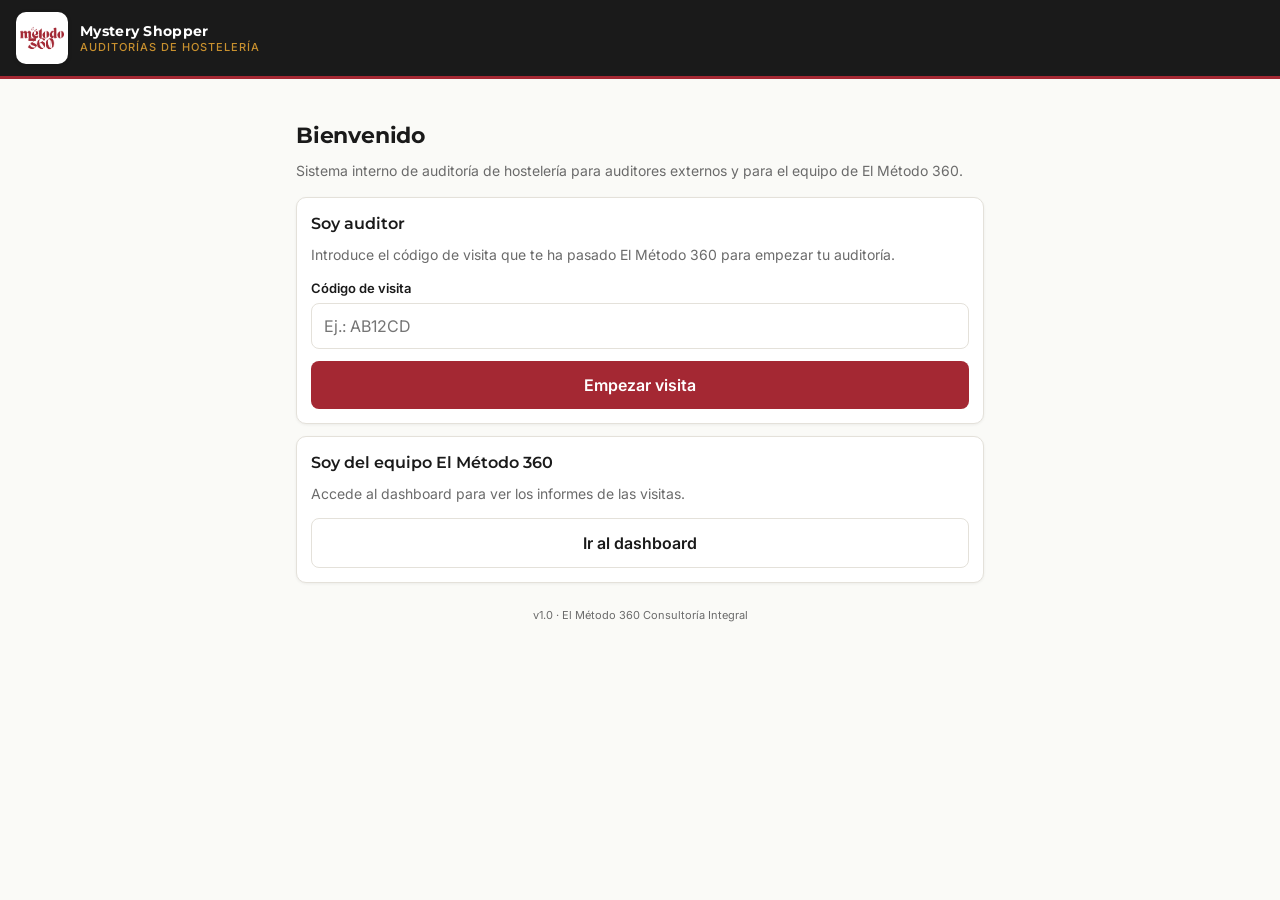
<file: index.html>
<!DOCTYPE html>
<html lang="es">
<head>
  <meta charset="UTF-8" />
  <meta name="viewport" content="width=device-width, initial-scale=1, viewport-fit=cover" />
  <meta name="theme-color" content="#a42833" />
  <title>Mystery Shopper — El Método 360</title>
  <link rel="manifest" href="manifest.webmanifest" />
  <link rel="stylesheet" href="assets/styles.css" />
</head>
<body>
  <header class="app-header">
    <div class="app-logo">
      <img class="logo-mark" src="assets/logo.png" alt="El Método 360" />
      <div class="logo-text">
        <div class="sublabel">Mystery Shopper</div>
        <div class="sublabel-sub">Auditorías de hostelería</div>
      </div>
    </div>
  </header>

  <main class="container">
    <h2>Bienvenido</h2>
    <p class="subtitle">Sistema interno de auditoría de hostelería para auditores externos y para el equipo de El Método 360.</p>

    <div class="card">
      <h3 style="margin-top:0">Soy auditor</h3>
      <p style="margin-top:0; color: var(--c-muted); font-size: 14px;">Introduce el código de visita que te ha pasado El Método 360 para empezar tu auditoría.</p>
      <div class="field">
        <label for="codeInput">Código de visita</label>
        <input type="text" id="codeInput" placeholder="Ej.: AB12CD" autocapitalize="characters" autocomplete="off" maxlength="10" />
      </div>
      <button class="btn btn-primary btn-block" id="goVisitBtn">Empezar visita</button>
    </div>

    <div class="card">
      <h3 style="margin-top:0">Soy del equipo El Método 360</h3>
      <p style="margin-top:0; color: var(--c-muted); font-size: 14px;">Accede al dashboard para ver los informes de las visitas.</p>
      <button class="btn btn-ghost btn-block" id="goDashboardBtn">Ir al dashboard</button>
    </div>

    <p style="font-size:11px; color: var(--c-muted); text-align:center; margin-top: 24px;">
      v1.0 · El Método 360 Consultoría Integral
    </p>
  </main>

  <div class="toast" id="toast"></div>

  <script src="assets/storage.js"></script>
  <script>
    function showToast(msg) {
      const t = document.getElementById('toast');
      t.textContent = msg;
      t.classList.add('show');
      setTimeout(() => t.classList.remove('show'), 2400);
    }
    document.getElementById('goVisitBtn').addEventListener('click', () => {
      const code = document.getElementById('codeInput').value.trim().toUpperCase();
      if (!code) { showToast('Introduce un código primero'); return; }
      window.location.href = 'visita.html?code=' + encodeURIComponent(code);
    });
    document.getElementById('codeInput').addEventListener('keydown', (e) => {
      if (e.key === 'Enter') document.getElementById('goVisitBtn').click();
    });
    document.getElementById('goDashboardBtn').addEventListener('click', () => {
      window.location.href = 'dashboard.html';
    });

    // Pre-llenar código si viene en la URL
    const urlCode = new URLSearchParams(location.search).get('code');
    if (urlCode) document.getElementById('codeInput').value = urlCode.toUpperCase();
  </script>
</body>
</html>
</file>
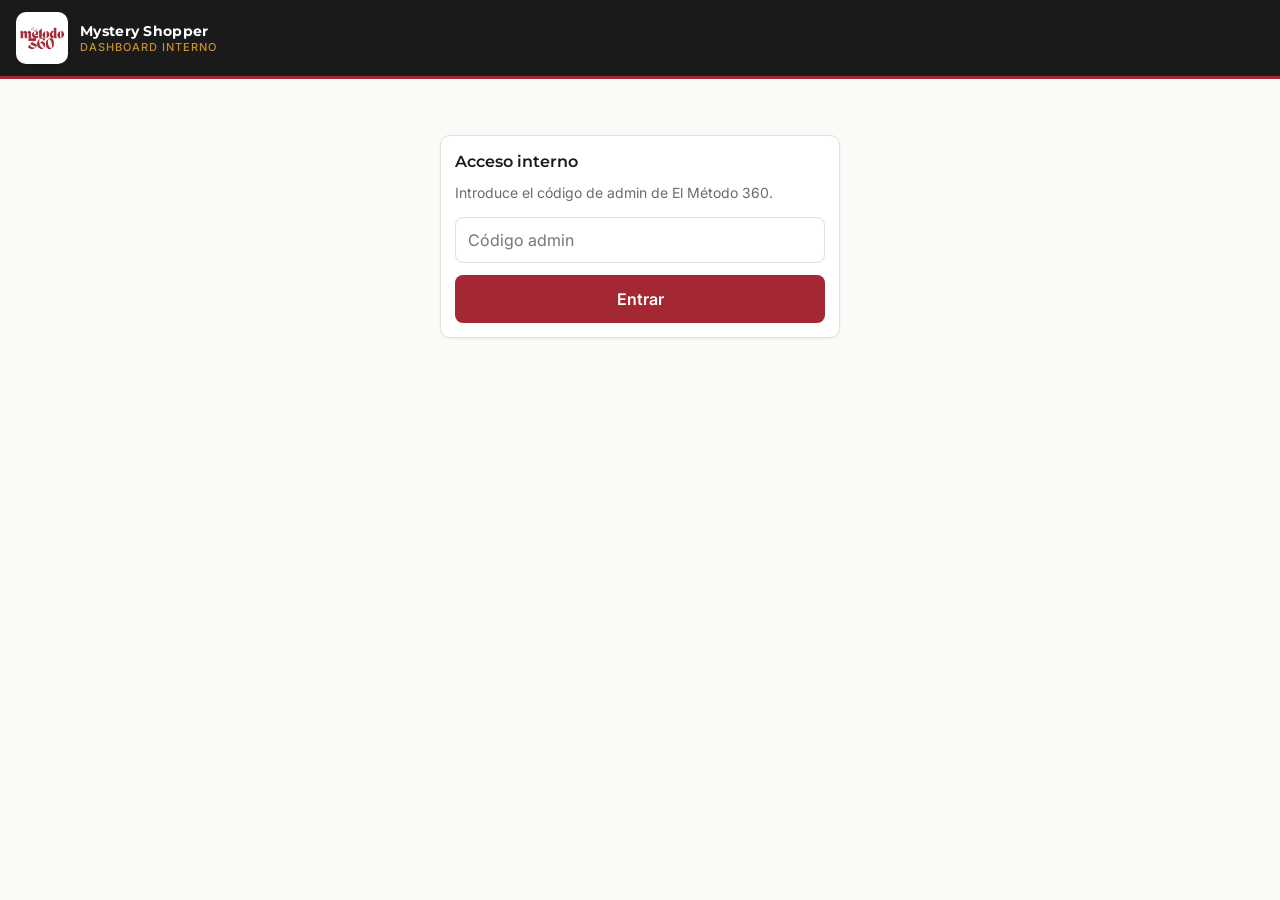
<file: dashboard.html>
<!DOCTYPE html>
<html lang="es">
<head>
  <meta charset="UTF-8" />
  <meta name="viewport" content="width=device-width, initial-scale=1" />
  <meta name="theme-color" content="#a42833" />
  <title>Dashboard — Mystery Shopper · El Método 360</title>
  <link rel="stylesheet" href="assets/styles.css" />
</head>
<body>
  <header class="app-header">
    <div class="app-logo">
      <img class="logo-mark" src="assets/logo.png" alt="El Método 360" />
      <div class="logo-text">
        <div class="sublabel">Mystery Shopper</div>
        <div class="sublabel-sub">Dashboard interno</div>
      </div>
    </div>
    <button class="btn btn-ghost" id="logoutBtn" style="padding:6px 12px; font-size:12px; display:none">Salir</button>
  </header>

  <main class="container">
    <section id="loginSection">
      <div class="card" style="max-width:400px; margin: 40px auto;">
        <h3 style="margin-top:0">Acceso interno</h3>
        <p style="margin-top:0; color: var(--c-muted); font-size: 14px;">Introduce el código de admin de El Método 360.</p>
        <div class="field">
          <input type="password" id="adminCodeInput" placeholder="Código admin" />
        </div>
        <button class="btn btn-primary btn-block" id="adminLoginBtn">Entrar</button>
      </div>
    </section>

    <section id="dashboardSection" style="display:none">
      <div style="display:flex; gap:8px; flex-wrap:wrap; margin-bottom: 12px;">
        <button class="btn btn-accent" id="newVisitBtn">Generar enlace de visita</button>
        <button class="btn btn-ghost" id="importBtn">Importar JSON</button>
        <button class="btn btn-ghost" id="configBtn">Configuración</button>
      </div>
      <input type="file" id="importFile" accept="application/json" style="display:none" />

      <h2 style="margin-top:8px">Resumen</h2>
      <div class="dash-grid" id="kpiGrid"></div>

      <h2>Visitas</h2>
      <div class="visit-list" id="visitList"></div>

      <div id="visitDetail" style="display:none; margin-top: 32px;"></div>
    </section>

    <div id="modalContainer"></div>
  </main>

  <div class="toast" id="toast"></div>

  <script src="assets/storage.js"></script>
  <script src="assets/checklist.js"></script>
  <script src="assets/dashboard.js"></script>
</body>
</html>
</file>
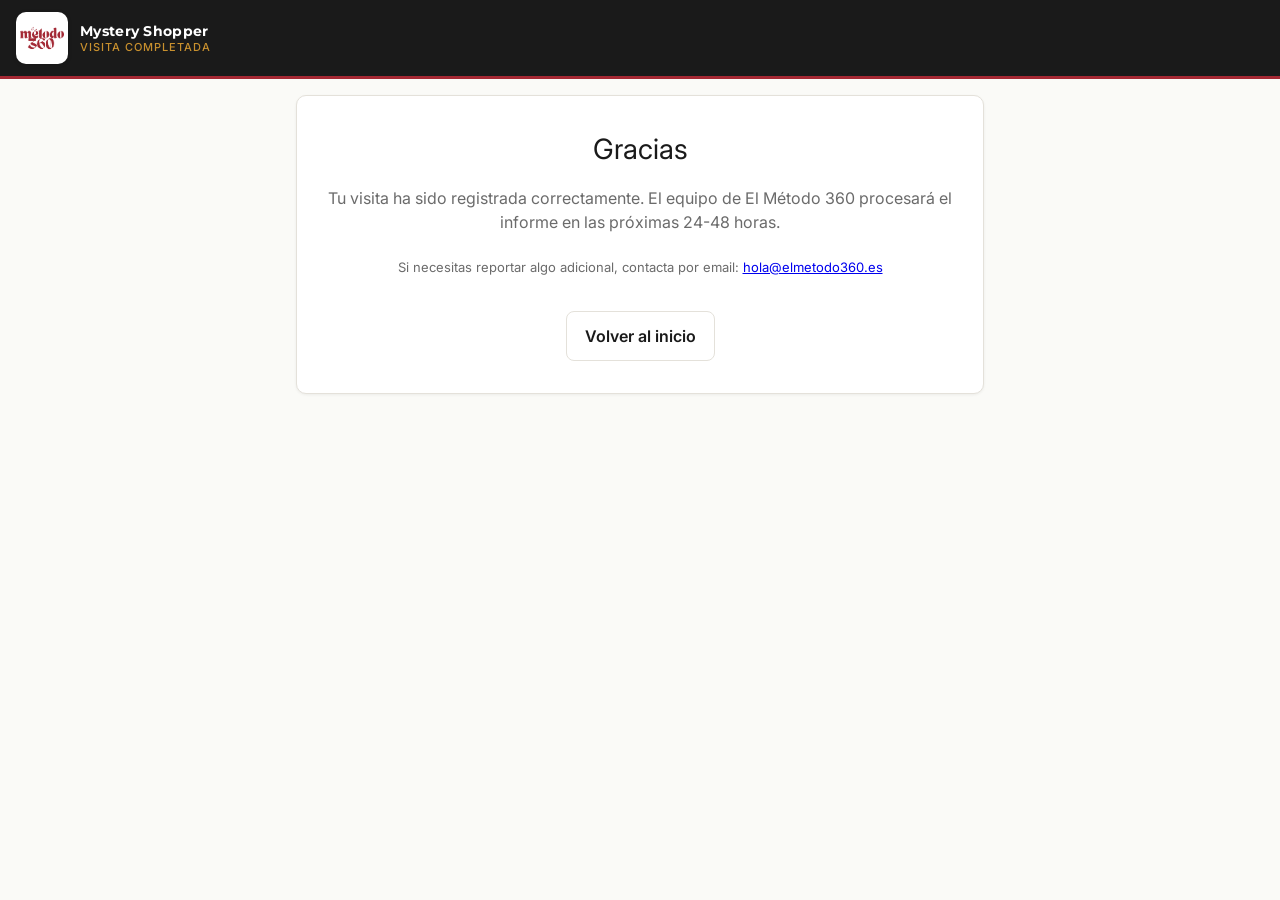
<file: gracias.html>
<!DOCTYPE html>
<html lang="es">
<head>
  <meta charset="UTF-8" />
  <meta name="viewport" content="width=device-width, initial-scale=1" />
  <meta name="theme-color" content="#a42833" />
  <title>Visita enviada — El Método 360</title>
  <link rel="stylesheet" href="assets/styles.css" />
</head>
<body>
  <header class="app-header">
    <div class="app-logo">
      <img class="logo-mark" src="assets/logo.png" alt="El Método 360" />
      <div class="logo-text">
        <div class="sublabel">Mystery Shopper</div>
        <div class="sublabel-sub">Visita completada</div>
      </div>
    </div>
  </header>

  <main class="container">
    <div class="card" style="text-align:center; padding: 32px 20px;">
      <div style="font-family: var(--font-serif); font-size: 28px; margin-bottom: 8px;">Gracias</div>
      <p style="color: var(--c-muted)">Tu visita ha sido registrada correctamente. El equipo de El Método 360 procesará el informe en las próximas 24-48 horas.</p>
      <p style="color: var(--c-muted); font-size: 13px; margin-top: 24px;">Si necesitas reportar algo adicional, contacta por email: <a href="mailto:hola@elmetodo360.es">hola@elmetodo360.es</a></p>
      <button class="btn btn-ghost" onclick="window.location.href='index.html'" style="margin-top: 20px;">Volver al inicio</button>
    </div>
  </main>
</body>
</html>
</file>
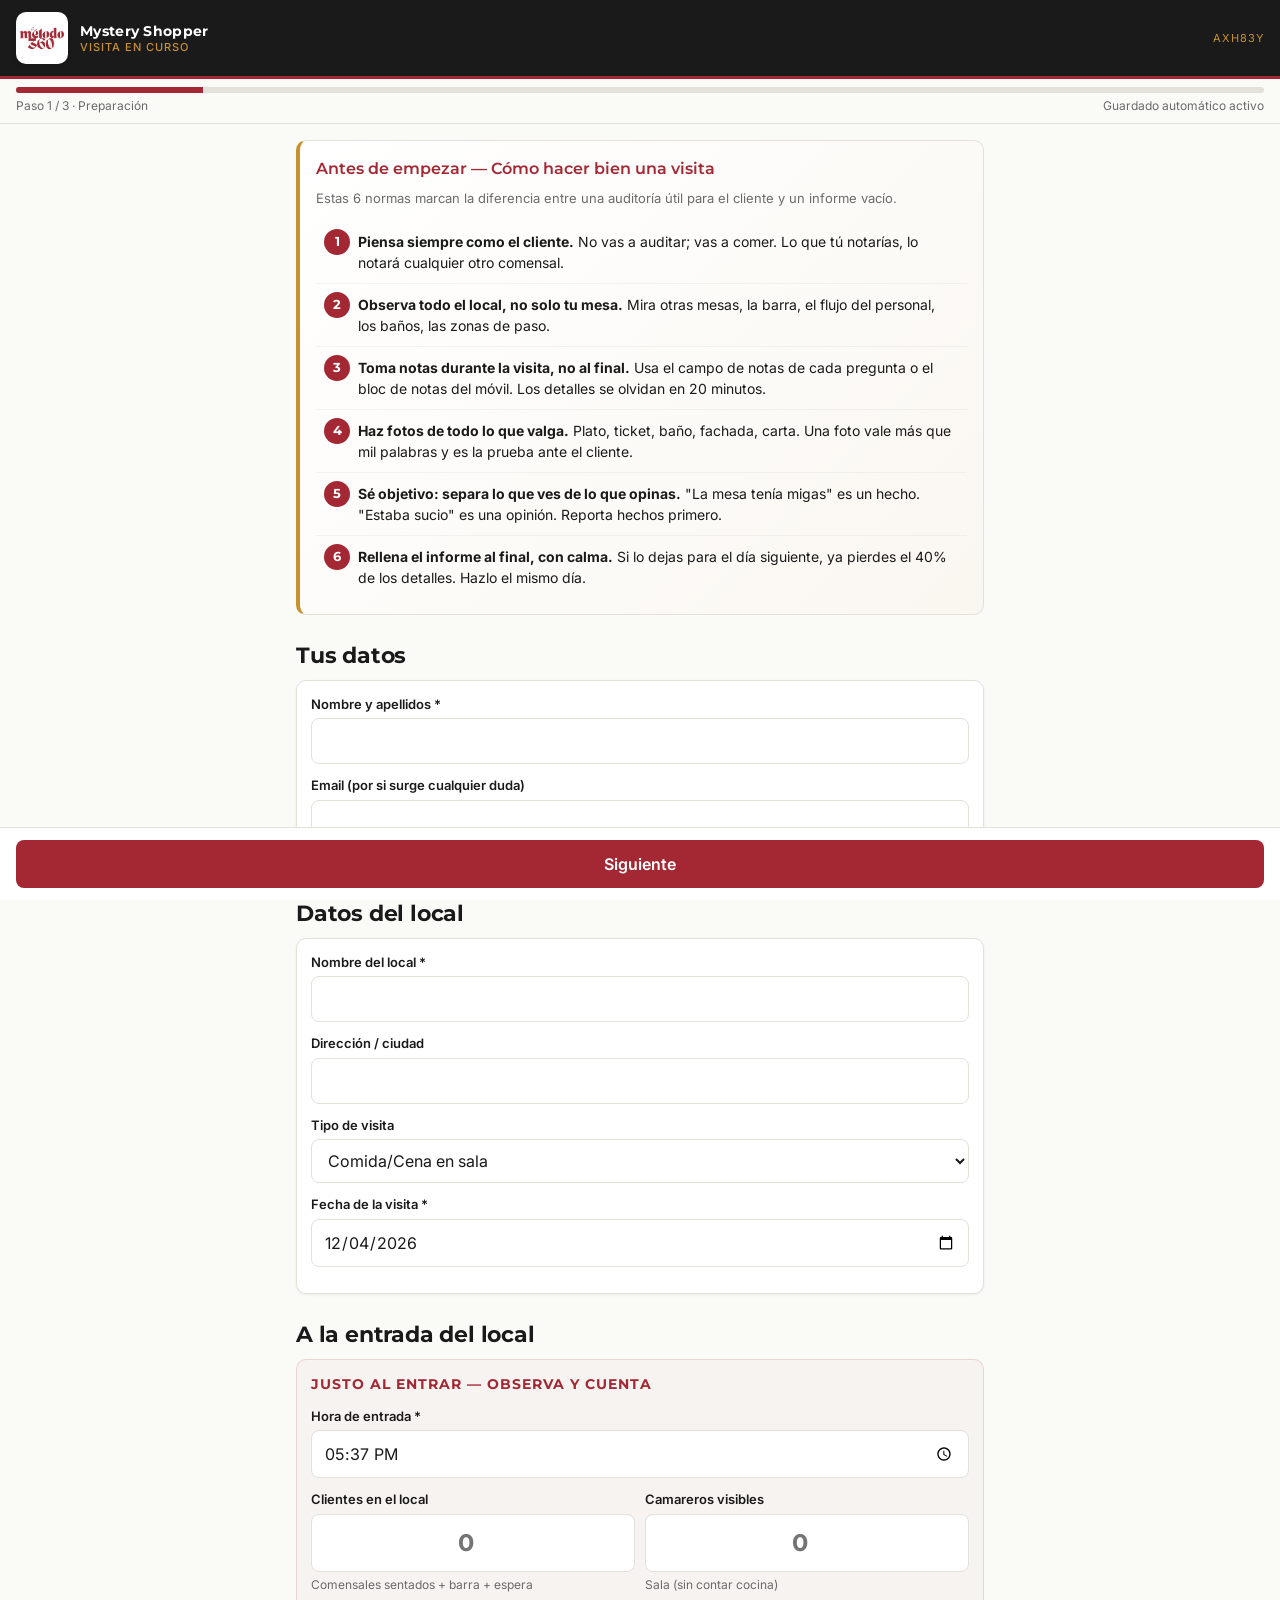
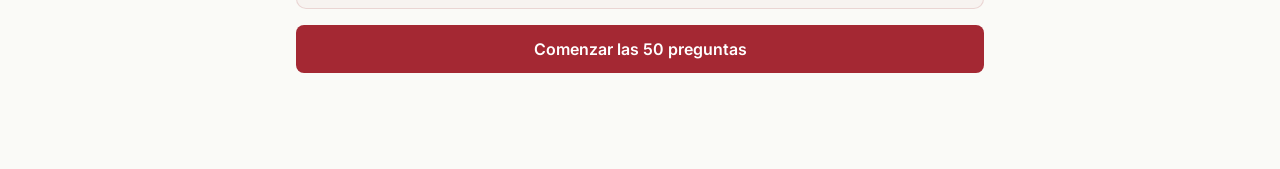
<file: visita.html>
<!DOCTYPE html>
<html lang="es">
<head>
  <meta charset="UTF-8" />
  <meta name="viewport" content="width=device-width, initial-scale=1, viewport-fit=cover" />
  <meta name="theme-color" content="#a42833" />
  <title>Visita — Mystery Shopper · El Método 360</title>
  <link rel="manifest" href="manifest.webmanifest" />
  <link rel="stylesheet" href="assets/styles.css" />
</head>
<body>
  <header class="app-header">
    <div class="app-logo">
      <img class="logo-mark" src="assets/logo.png" alt="El Método 360" />
      <div class="logo-text">
        <div class="sublabel">Mystery Shopper</div>
        <div class="sublabel-sub">Visita en curso</div>
      </div>
    </div>
    <div class="header-right">
      <div id="visitCode">—</div>
    </div>
  </header>

  <div class="progress-bar">
    <div class="progress-track"><div class="progress-fill" id="progressFill"></div></div>
    <div class="progress-label">
      <span id="progressText">Paso 1 / 3 · Preparación</span>
      <span id="autosaveText">Guardado automático activo</span>
    </div>
  </div>

  <main class="container">

    <!-- ============ PASO 1: INTRO + NORMAS + DATOS + ENTRADA ============ -->
    <section id="step-intro">

      <div class="rules-card">
        <h3>Antes de empezar — Cómo hacer bien una visita</h3>
        <p style="margin: 4px 0 8px 0; font-size: 13px; color: var(--c-muted);">
          Estas 6 normas marcan la diferencia entre una auditoría útil para el cliente y un informe vacío.
        </p>
        <ol class="rules-list">
          <li><strong>Piensa siempre como el cliente.</strong> No vas a auditar; vas a comer. Lo que tú notarías, lo notará cualquier otro comensal.</li>
          <li><strong>Observa todo el local, no solo tu mesa.</strong> Mira otras mesas, la barra, el flujo del personal, los baños, las zonas de paso.</li>
          <li><strong>Toma notas durante la visita, no al final.</strong> Usa el campo de notas de cada pregunta o el bloc de notas del móvil. Los detalles se olvidan en 20 minutos.</li>
          <li><strong>Haz fotos de todo lo que valga.</strong> Plato, ticket, baño, fachada, carta. Una foto vale más que mil palabras y es la prueba ante el cliente.</li>
          <li><strong>Sé objetivo: separa lo que ves de lo que opinas.</strong> "La mesa tenía migas" es un hecho. "Estaba sucio" es una opinión. Reporta hechos primero.</li>
          <li><strong>Rellena el informe al final, con calma.</strong> Si lo dejas para el día siguiente, ya pierdes el 40% de los detalles. Hazlo el mismo día.</li>
        </ol>
      </div>

      <h2>Tus datos</h2>
      <div class="card">
        <div class="field">
          <label for="auditorName">Nombre y apellidos *</label>
          <input type="text" id="auditorName" autocomplete="name" />
        </div>
        <div class="field">
          <label for="auditorEmail">Email (por si surge cualquier duda)</label>
          <input type="email" id="auditorEmail" autocomplete="email" />
        </div>
      </div>

      <h2>Datos del local</h2>
      <div class="card">
        <div class="field">
          <label for="localName">Nombre del local *</label>
          <input type="text" id="localName" />
        </div>
        <div class="field">
          <label for="localAddr">Dirección / ciudad</label>
          <input type="text" id="localAddr" />
        </div>
        <div class="field">
          <label for="visitType">Tipo de visita</label>
          <select id="visitType">
            <option value="mesa">Comida/Cena en sala</option>
            <option value="barra">Consumo en barra</option>
            <option value="takeaway">Take-away</option>
            <option value="delivery">Delivery</option>
            <option value="desayuno">Desayuno/Cafetería</option>
          </select>
        </div>
        <div class="field">
          <label for="visitDate">Fecha de la visita *</label>
          <input type="date" id="visitDate" />
        </div>
      </div>

      <h2>A la entrada del local</h2>
      <div class="headcount-section">
        <div class="hc-title">Justo al entrar — observa y cuenta</div>
        <div class="field">
          <label for="visitTimeIn">Hora de entrada *</label>
          <input type="time" id="visitTimeIn" />
        </div>
        <div class="headcount-grid">
          <div class="field">
            <label for="headcountInClients">Clientes en el local</label>
            <input type="number" id="headcountInClients" min="0" max="500" placeholder="0" />
            <div class="hint">Comensales sentados + barra + espera</div>
          </div>
          <div class="field">
            <label for="headcountInStaff">Camareros visibles</label>
            <input type="number" id="headcountInStaff" min="0" max="50" placeholder="0" />
            <div class="hint">Sala (sin contar cocina)</div>
          </div>
        </div>
      </div>

      <button class="btn btn-primary btn-block" id="startQuestionsBtn">Comenzar las 50 preguntas</button>
    </section>

    <!-- ============ PASO 2: LAS 50 PREGUNTAS ============ -->
    <section id="step-questions" style="display:none">
      <div id="questionsContainer"></div>
    </section>

    <!-- ============ PASO 3: PLATOS + SALIDA + TICKET + VALORACIÓN GLOBAL + CIERRE ============ -->
    <section id="step-final" style="display:none">

      <h2>Valoración de platos</h2>
      <p class="subtitle">Puntúa hasta 4 platos que hayas probado. Si solo has probado 2, rellena solo 2. Adjunta foto siempre que puedas.</p>

      <div id="dishesContainer"></div>

      <h2>A la salida del local</h2>
      <div class="headcount-section">
        <div class="hc-title">Justo antes de salir — observa y cuenta</div>
        <div class="field">
          <label for="visitTimeOut">Hora de salida *</label>
          <input type="time" id="visitTimeOut" />
        </div>
        <div class="headcount-grid">
          <div class="field">
            <label for="headcountOutClients">Clientes en el local</label>
            <input type="number" id="headcountOutClients" min="0" max="500" placeholder="0" />
            <div class="hint">Comensales sentados + barra + espera</div>
          </div>
          <div class="field">
            <label for="headcountOutStaff">Camareros visibles</label>
            <input type="number" id="headcountOutStaff" min="0" max="50" placeholder="0" />
            <div class="hint">Sala (sin contar cocina)</div>
          </div>
        </div>
      </div>

      <h2>Datos económicos</h2>
      <div class="card">
        <div class="field">
          <label for="visitGuests">Nº comensales en tu mesa *</label>
          <input type="number" id="visitGuests" min="1" max="20" />
        </div>
        <div class="field">
          <label for="visitTicket">Importe total del ticket (€) *</label>
          <input type="number" id="visitTicket" min="0" step="0.01" />
        </div>
        <div class="field">
          <label for="ticketPhoto">Foto del ticket *</label>
          <div class="q-photo-row">
            <label class="q-photo-btn required-empty" for="ticketPhoto" id="ticketPhotoBtn">Adjuntar foto del ticket</label>
            <input type="file" class="q-photo-input" id="ticketPhoto" accept="image/*" capture="environment" />
            <img class="q-photo-thumb lg" id="ticketPhotoThumb" style="display:none" alt="" />
          </div>
          <div class="hint">Obligatorio. Verifica que se lean los precios y conceptos.</div>
        </div>
      </div>

      <h2>Valoración global de la visita</h2>
      <p class="subtitle">Como si dejaras una reseña en Google. De 1 a 5 estrellas en cada ámbito.</p>
      <div class="card" id="starsContainer">
        <!-- las 5 filas de estrellas se renderizan aquí -->
      </div>

      <div class="global-stars">
        <div class="gs-title">Valoración global</div>
        <div class="gs-subtitle">Tu nota total de la experiencia</div>
        <div class="stars" id="starsGlobal" data-key="global">
          <button type="button" class="star" data-val="1" aria-label="1 estrella"><svg viewBox="0 0 24 24"><path d="M12 2l3.09 6.26L22 9.27l-5 4.87 1.18 6.88L12 17.77l-6.18 3.25L7 14.14 2 9.27l6.91-1.01L12 2z"/></svg></button>
          <button type="button" class="star" data-val="2" aria-label="2 estrellas"><svg viewBox="0 0 24 24"><path d="M12 2l3.09 6.26L22 9.27l-5 4.87 1.18 6.88L12 17.77l-6.18 3.25L7 14.14 2 9.27l6.91-1.01L12 2z"/></svg></button>
          <button type="button" class="star" data-val="3" aria-label="3 estrellas"><svg viewBox="0 0 24 24"><path d="M12 2l3.09 6.26L22 9.27l-5 4.87 1.18 6.88L12 17.77l-6.18 3.25L7 14.14 2 9.27l6.91-1.01L12 2z"/></svg></button>
          <button type="button" class="star" data-val="4" aria-label="4 estrellas"><svg viewBox="0 0 24 24"><path d="M12 2l3.09 6.26L22 9.27l-5 4.87 1.18 6.88L12 17.77l-6.18 3.25L7 14.14 2 9.27l6.91-1.01L12 2z"/></svg></button>
          <button type="button" class="star" data-val="5" aria-label="5 estrellas"><svg viewBox="0 0 24 24"><path d="M12 2l3.09 6.26L22 9.27l-5 4.87 1.18 6.88L12 17.77l-6.18 3.25L7 14.14 2 9.27l6.91-1.01L12 2z"/></svg></button>
        </div>
      </div>

      <h2>Antes de enviar</h2>
      <div class="card">
        <div class="field">
          <label for="finalNotes">Observaciones generales (lo que no encaja en las preguntas)</label>
          <textarea id="finalNotes" rows="5" placeholder="Cualquier observación adicional sobre la visita…"></textarea>
        </div>
        <div class="field">
          <label for="finalSummary">Si tuvieras que resumir la visita en una frase, ¿cuál sería?</label>
          <textarea id="finalSummary" rows="3"></textarea>
        </div>
      </div>

      <p style="font-size:13px; color: var(--c-muted); text-align:center;">
        Comprueba que has rellenado lo obligatorio (*). Al enviar, la visita se cierra y no podrás editarla.
      </p>
    </section>
  </main>

  <div class="action-bar" id="actionBar">
    <button class="btn btn-ghost" id="backBtn" style="display:none">Atrás</button>
    <button class="btn btn-primary" id="nextBtn">Siguiente</button>
  </div>

  <div class="toast" id="toast"></div>

  <script src="assets/storage.js"></script>
  <script src="assets/checklist.js"></script>
  <script src="assets/app.js"></script>
</body>
</html>
</file>
<file: assets/styles.css>
/* Mystery Shopper EM360 — Paleta corporativa El Método 360 v3.1
 * Burdeos #A42833 (primario) · Negro #1A1A1A · Blanco #FFFFFF
 * Dorado #C8902E (acento) · Grafito #4A4A4A · Gris claro #F5F5F5
 * Tipografía: Montserrat (titulares) + Inter (cuerpo)
 */

@import url('https://fonts.googleapis.com/css2?family=Montserrat:wght@600;700;800&family=Inter:wght@400;500;600;700&display=swap');

:root {
  --c-burdeos: #a42833;
  --c-burdeos-dark: #821e27;
  --c-negro: #1a1a1a;
  --c-blanco: #ffffff;
  --c-dorado: #c8902e;
  --c-dorado-soft: rgba(200, 144, 46, 0.12);
  --c-grafito: #4a4a4a;
  --c-gris-claro: #f5f5f5;
  --c-gris-borde: #e4e1da;
  --c-gris-text: #6b6b6b;

  --c-bg: #fafaf7;
  --c-surface: #ffffff;
  --c-border: #e4e1da;
  --c-text: #1a1a1a;
  --c-muted: #6b6b6b;
  --c-primary: #a42833;
  --c-accent: #c8902e;
  --c-success: #2f7a3a;
  --c-warn: #c87a00;
  --c-error: #b3261e;
  --c-na: #888;
  --radius: 10px;
  --shadow: 0 1px 3px rgba(0,0,0,0.06);
  --shadow-lg: 0 4px 16px rgba(0,0,0,0.08);

  --font-display: 'Montserrat', -apple-system, BlinkMacSystemFont, sans-serif;
  --font-sans: 'Inter', -apple-system, BlinkMacSystemFont, 'Segoe UI', Roboto, sans-serif;
}

* { box-sizing: border-box; }

html, body {
  margin: 0;
  padding: 0;
  background: var(--c-bg);
  color: var(--c-text);
  font-family: var(--font-sans);
  font-size: 16px;
  line-height: 1.5;
  -webkit-text-size-adjust: 100%;
}

body { padding-bottom: 80px; }

.container {
  max-width: 720px;
  margin: 0 auto;
  padding: 16px;
}

/* ============ HEADER ============ */

header.app-header {
  background: var(--c-negro);
  color: #fff;
  padding: 12px 16px;
  position: sticky;
  top: 0;
  z-index: 50;
  display: flex;
  align-items: center;
  justify-content: space-between;
  gap: 12px;
  border-bottom: 3px solid var(--c-burdeos);
}
.app-logo {
  display: flex;
  align-items: center;
  gap: 12px;
}
.app-logo .logo-mark {
  width: 52px;
  height: 52px;
  flex-shrink: 0;
  background: #fff;
  border-radius: 10px;
  padding: 4px;
  object-fit: contain;
  box-shadow: 0 1px 4px rgba(0,0,0,0.15);
}
.app-logo .logo-text {
  display: flex;
  flex-direction: column;
  line-height: 1.15;
}
.app-logo .logo-text .sublabel {
  font-family: var(--font-display);
  font-weight: 700;
  font-size: 14px;
  color: #fff;
  letter-spacing: 0.3px;
}
.app-logo .logo-text .sublabel-sub {
  font-family: var(--font-sans);
  font-weight: 500;
  font-size: 11px;
  color: var(--c-dorado);
  letter-spacing: 1px;
  text-transform: uppercase;
  margin-top: 2px;
}

header.app-header .header-right {
  font-size: 11px;
  color: var(--c-dorado);
  text-align: right;
  letter-spacing: 1px;
}

.subtitle {
  color: var(--c-muted);
  font-size: 14px;
  margin: 4px 0 16px 0;
}

h2 { font-family: var(--font-display); font-weight: 700; font-size: 22px; margin: 24px 0 8px 0; color: var(--c-negro); letter-spacing: -0.2px; }
h3 { font-family: var(--font-display); font-weight: 600; font-size: 16px; margin: 16px 0 8px 0; color: var(--c-negro); }

.card {
  background: var(--c-surface);
  border: 1px solid var(--c-border);
  border-radius: var(--radius);
  padding: 14px;
  margin-bottom: 12px;
  box-shadow: var(--shadow);
}

.card-accent {
  border-left: 4px solid var(--c-burdeos);
}

.field { margin-bottom: 12px; }
.field label {
  display: block;
  font-size: 13px;
  font-weight: 600;
  margin-bottom: 4px;
  color: var(--c-text);
}
.field input[type=text],
.field input[type=number],
.field input[type=date],
.field input[type=time],
.field input[type=email],
.field input[type=password],
.field textarea,
.field select {
  width: 100%;
  padding: 10px 12px;
  border: 1px solid var(--c-border);
  border-radius: 8px;
  font: inherit;
  background: #fff;
  color: var(--c-text);
}
.field textarea { resize: vertical; min-height: 60px; }
.field .hint {
  font-size: 12px;
  color: var(--c-muted);
  margin-top: 4px;
}
.field input:focus,
.field textarea:focus,
.field select:focus {
  outline: none;
  border-color: var(--c-burdeos);
  box-shadow: 0 0 0 3px rgba(164, 40, 51, 0.12);
}

.btn {
  display: inline-flex;
  align-items: center;
  justify-content: center;
  gap: 6px;
  padding: 12px 18px;
  font: inherit;
  font-weight: 600;
  border: none;
  border-radius: 8px;
  cursor: pointer;
  text-decoration: none;
  transition: opacity .15s, transform .05s;
  font-family: var(--font-sans);
}
.btn:active { opacity: 0.85; transform: scale(0.98); }
.btn-primary { background: var(--c-burdeos); color: #fff; }
.btn-primary:hover { background: var(--c-burdeos-dark); }
.btn-dark { background: var(--c-negro); color: #fff; }
.btn-accent { background: var(--c-dorado); color: var(--c-negro); }
.btn-ghost { background: transparent; color: var(--c-text); border: 1px solid var(--c-border); }
.btn-danger { background: var(--c-error); color: #fff; }
.btn-block { width: 100%; }
.btn:disabled { opacity: 0.4; cursor: not-allowed; }

.progress-bar {
  position: sticky;
  top: 60px;
  background: var(--c-bg);
  padding: 8px 16px;
  z-index: 40;
  border-bottom: 1px solid var(--c-border);
}
.progress-track {
  height: 6px;
  background: var(--c-border);
  border-radius: 3px;
  overflow: hidden;
}
.progress-fill {
  height: 100%;
  background: var(--c-burdeos);
  width: 0%;
  transition: width .25s ease;
}
.progress-label {
  font-size: 12px;
  color: var(--c-muted);
  margin-top: 4px;
  display: flex;
  justify-content: space-between;
}

.block-header {
  margin: 24px 0 8px 0;
  padding: 12px 14px;
  background: var(--c-negro);
  color: #fff;
  border-radius: var(--radius);
  border-left: 4px solid var(--c-burdeos);
}
.block-header .block-title {
  font-family: var(--font-display);
  font-weight: 700;
  font-size: 15px;
  margin: 0;
  color: #fff;
}
.block-header .block-desc {
  font-size: 12px;
  color: rgba(255,255,255,0.75);
  margin-top: 4px;
}

.question {
  background: var(--c-surface);
  border: 1px solid var(--c-border);
  border-radius: var(--radius);
  padding: 14px;
  margin-bottom: 10px;
  box-shadow: var(--shadow);
}
.question .q-id {
  display: inline-block;
  font-size: 11px;
  font-family: var(--font-display);
  font-weight: 700;
  letter-spacing: 1px;
  color: var(--c-burdeos);
  background: rgba(164, 40, 51, 0.08);
  padding: 2px 8px;
  border-radius: 4px;
  margin-bottom: 8px;
}
.question .q-text {
  font-weight: 600;
  margin-bottom: 4px;
  font-size: 15px;
}
.question .q-why {
  font-size: 12px;
  color: var(--c-muted);
  margin-bottom: 12px;
  font-style: italic;
}

.answer-row {
  display: flex;
  gap: 6px;
  margin-bottom: 8px;
}
.answer-row-yesno { flex-wrap: wrap; }
.answer-row-yesno .ans-btn { flex: 1; min-width: 60px; }
.answer-row-score {
  display: grid;
  grid-template-columns: repeat(6, 1fr);
  gap: 4px;
}
.answer-row-score .ans-btn { min-width: 0; padding: 10px 0; }
.answer-row .ans-btn {
  padding: 10px 0;
  border: 1px solid var(--c-border);
  background: #fff;
  border-radius: 8px;
  font: inherit;
  font-weight: 600;
  cursor: pointer;
  color: var(--c-text);
}
.ans-btn[data-val="si"].active { background: var(--c-success); color: #fff; border-color: var(--c-success); }
.ans-btn[data-val="no"].active { background: var(--c-error); color: #fff; border-color: var(--c-error); }
.ans-btn[data-val="na"].active { background: var(--c-na); color: #fff; border-color: var(--c-na); }
.ans-btn[data-type="score"].active { background: var(--c-burdeos); color: #fff; border-color: var(--c-burdeos); }

.q-photo-row {
  display: flex;
  align-items: center;
  gap: 8px;
  margin-top: 8px;
}
.q-photo-btn {
  display: inline-flex;
  align-items: center;
  gap: 4px;
  padding: 8px 12px;
  border: 1px dashed var(--c-border);
  border-radius: 8px;
  background: transparent;
  font: inherit;
  font-size: 13px;
  cursor: pointer;
  color: var(--c-muted);
}
.q-photo-btn.has-photo { color: var(--c-success); border-color: var(--c-success); border-style: solid; }
.q-photo-btn.required-empty { color: var(--c-error); border-color: var(--c-error); border-style: solid; background: rgba(179, 38, 30, 0.04); }
.q-photo-input { display: none; }
.q-photo-thumb {
  width: 44px;
  height: 44px;
  border-radius: 6px;
  object-fit: cover;
  border: 1px solid var(--c-border);
}
.q-photo-thumb.lg {
  width: 100%;
  max-width: 220px;
  height: 160px;
}

.q-note {
  width: 100%;
  margin-top: 6px;
  padding: 8px 10px;
  border: 1px solid var(--c-border);
  border-radius: 6px;
  font: inherit;
  font-size: 14px;
  min-height: 40px;
  resize: vertical;
  background: #fafaf7;
}

.action-bar {
  position: fixed;
  bottom: 0;
  left: 0;
  right: 0;
  background: var(--c-surface);
  border-top: 1px solid var(--c-border);
  padding: 12px 16px;
  display: flex;
  gap: 8px;
  z-index: 50;
}
.action-bar .btn { flex: 1; }

.toast {
  position: fixed;
  top: 80px;
  left: 50%;
  transform: translateX(-50%);
  background: var(--c-negro);
  color: #fff;
  padding: 10px 16px;
  border-radius: 6px;
  font-size: 14px;
  z-index: 100;
  box-shadow: 0 2px 12px rgba(0,0,0,0.2);
  opacity: 0;
  pointer-events: none;
  transition: opacity .2s;
  max-width: 90%;
  text-align: center;
}
.toast.show { opacity: 1; }

/* ============ NORMAS AUDITOR ============ */

.rules-card {
  background: linear-gradient(135deg, #fff 0%, #faf7f1 100%);
  border: 1px solid var(--c-border);
  border-left: 4px solid var(--c-dorado);
  border-radius: var(--radius);
  padding: 16px;
  margin-bottom: 16px;
}
.rules-card h3 {
  margin-top: 0;
  color: var(--c-burdeos);
  display: flex;
  align-items: center;
  gap: 8px;
}
.rules-list {
  list-style: none;
  padding: 0;
  margin: 12px 0 0 0;
  counter-reset: rule;
}
.rules-list li {
  position: relative;
  padding: 10px 12px 10px 42px;
  font-size: 14px;
  line-height: 1.5;
  counter-increment: rule;
  border-bottom: 1px solid rgba(0,0,0,0.04);
}
.rules-list li:last-child { border-bottom: none; }
.rules-list li::before {
  content: counter(rule);
  position: absolute;
  left: 8px;
  top: 8px;
  width: 26px;
  height: 26px;
  background: var(--c-burdeos);
  color: #fff;
  font-family: var(--font-display);
  font-weight: 700;
  font-size: 13px;
  border-radius: 50%;
  display: flex;
  align-items: center;
  justify-content: center;
}
.rules-list li strong { color: var(--c-negro); }

/* ============ HEADCOUNT ENTRADA/SALIDA ============ */

.headcount-grid {
  display: grid;
  grid-template-columns: 1fr 1fr;
  gap: 10px;
}
.headcount-grid .field { margin-bottom: 0; }
.headcount-grid .field input {
  font-size: 24px;
  font-weight: 700;
  text-align: center;
  font-family: var(--font-display);
}
.headcount-section {
  background: rgba(164, 40, 51, 0.03);
  border: 1px solid rgba(164, 40, 51, 0.15);
  border-radius: var(--radius);
  padding: 14px;
  margin-bottom: 16px;
}
.headcount-section .hc-title {
  font-family: var(--font-display);
  font-weight: 700;
  font-size: 14px;
  color: var(--c-burdeos);
  text-transform: uppercase;
  letter-spacing: 1px;
  margin-bottom: 12px;
}

/* ============ VALORACIÓN PLATOS ============ */

.dish-card {
  background: var(--c-surface);
  border: 1px solid var(--c-border);
  border-left: 4px solid var(--c-dorado);
  border-radius: var(--radius);
  padding: 14px;
  margin-bottom: 14px;
  box-shadow: var(--shadow);
}
.dish-card .dish-header {
  display: flex;
  justify-content: space-between;
  align-items: center;
  margin-bottom: 10px;
}
.dish-card .dish-num {
  font-family: var(--font-display);
  font-weight: 800;
  font-size: 13px;
  letter-spacing: 1.5px;
  color: var(--c-dorado);
  text-transform: uppercase;
}
.dish-card .dish-score-summary {
  font-family: var(--font-display);
  font-weight: 700;
  font-size: 18px;
  color: var(--c-burdeos);
}
.dish-criteria {
  display: grid;
  grid-template-columns: 1fr;
  gap: 8px;
  margin-top: 12px;
}
.dish-criteria .crit-row {
  display: flex;
  align-items: center;
  gap: 10px;
}
.dish-criteria .crit-label {
  flex: 0 0 110px;
  font-size: 13px;
  font-weight: 600;
  color: var(--c-grafito);
}
.dish-criteria .crit-buttons {
  flex: 1;
  display: flex;
  gap: 4px;
}
.dish-criteria .crit-buttons .ans-btn {
  flex: 1;
  padding: 8px 0;
  font-size: 13px;
}

/* ============ VALORACIÓN ESTRELLAS ============ */

.star-row {
  display: flex;
  align-items: center;
  justify-content: space-between;
  padding: 12px 0;
  border-bottom: 1px solid var(--c-border);
}
.star-row:last-child { border-bottom: none; }
.star-row .star-label {
  flex: 1;
  font-weight: 600;
  font-size: 14px;
}
.star-row .star-label small {
  display: block;
  font-weight: 400;
  font-size: 11px;
  color: var(--c-muted);
  margin-top: 2px;
}
.stars {
  display: flex;
  gap: 4px;
}
.star {
  width: 32px;
  height: 32px;
  background: transparent;
  border: none;
  cursor: pointer;
  padding: 0;
  display: inline-flex;
  align-items: center;
  justify-content: center;
}
.star svg {
  width: 28px;
  height: 28px;
  fill: var(--c-border);
  transition: fill .15s, transform .1s;
}
.star.active svg { fill: var(--c-dorado); }
.star:active svg { transform: scale(0.85); }

.global-stars {
  text-align: center;
  background: linear-gradient(135deg, var(--c-negro) 0%, #2c1418 100%);
  color: #fff;
  border-radius: var(--radius);
  padding: 20px;
  margin-top: 16px;
}
.global-stars .gs-title {
  font-family: var(--font-display);
  font-weight: 700;
  font-size: 14px;
  letter-spacing: 1px;
  text-transform: uppercase;
  color: var(--c-dorado);
  margin-bottom: 8px;
}
.global-stars .gs-subtitle {
  font-size: 12px;
  color: rgba(255,255,255,0.7);
  margin-bottom: 14px;
}
.global-stars .stars { justify-content: center; gap: 8px; }
.global-stars .star svg { width: 40px; height: 40px; fill: rgba(255,255,255,0.2); }
.global-stars .star.active svg { fill: var(--c-dorado); }

/* ============ DASHBOARD ============ */

.dash-grid {
  display: grid;
  grid-template-columns: repeat(auto-fit, minmax(180px, 1fr));
  gap: 12px;
  margin-bottom: 20px;
}
.kpi {
  background: var(--c-surface);
  border: 1px solid var(--c-border);
  border-radius: var(--radius);
  padding: 14px;
  text-align: center;
  border-top: 3px solid var(--c-burdeos);
}
.kpi .kpi-num {
  font-family: var(--font-display);
  font-size: 28px;
  font-weight: 700;
  color: var(--c-burdeos);
}
.kpi .kpi-label {
  font-size: 12px;
  color: var(--c-muted);
  text-transform: uppercase;
  letter-spacing: 1px;
  margin-top: 4px;
  font-weight: 500;
}

.visit-list .visit-item {
  background: var(--c-surface);
  border: 1px solid var(--c-border);
  border-radius: var(--radius);
  padding: 12px 14px;
  margin-bottom: 8px;
  cursor: pointer;
  display: flex;
  justify-content: space-between;
  align-items: center;
}
.visit-item:hover { border-color: var(--c-burdeos); }
.visit-item .v-meta {
  font-size: 12px;
  color: var(--c-muted);
}
.visit-item .v-score {
  font-family: var(--font-display);
  font-size: 22px;
  font-weight: 700;
}
.v-score.good { color: var(--c-success); }
.v-score.mid { color: var(--c-warn); }
.v-score.bad { color: var(--c-error); }

.block-scores .block-row {
  display: flex;
  align-items: center;
  gap: 12px;
  padding: 8px 0;
  border-bottom: 1px solid var(--c-border);
}
.block-row .b-name { flex: 1; font-size: 14px; }
.block-row .b-bar {
  flex: 2;
  height: 8px;
  background: var(--c-border);
  border-radius: 4px;
  overflow: hidden;
}
.block-row .b-bar-fill { height: 100%; background: var(--c-burdeos); }
.block-row .b-pct { font-weight: 600; min-width: 50px; text-align: right; }

.gallery {
  display: grid;
  grid-template-columns: repeat(auto-fill, minmax(120px, 1fr));
  gap: 8px;
}
.gallery img {
  width: 100%;
  aspect-ratio: 1;
  object-fit: cover;
  border-radius: 6px;
  border: 1px solid var(--c-border);
  cursor: pointer;
}

.lightbox {
  position: fixed;
  inset: 0;
  background: rgba(0,0,0,0.92);
  display: none;
  align-items: center;
  justify-content: center;
  z-index: 200;
  padding: 20px;
}
.lightbox.show { display: flex; }
.lightbox img { max-width: 100%; max-height: 95vh; }
.lightbox .lb-close {
  position: absolute;
  top: 16px;
  right: 16px;
  background: rgba(255,255,255,0.1);
  color: #fff;
  border: none;
  width: 40px;
  height: 40px;
  border-radius: 50%;
  font-size: 22px;
  cursor: pointer;
}

.empty-state {
  text-align: center;
  padding: 40px 20px;
  color: var(--c-muted);
}

@media print {
  header.app-header, .action-bar, .progress-bar, .btn { display: none !important; }
  body { background: #fff; padding: 0; }
  .card, .question, .visit-item, .kpi, .dish-card { break-inside: avoid; box-shadow: none; }
}
</file>
